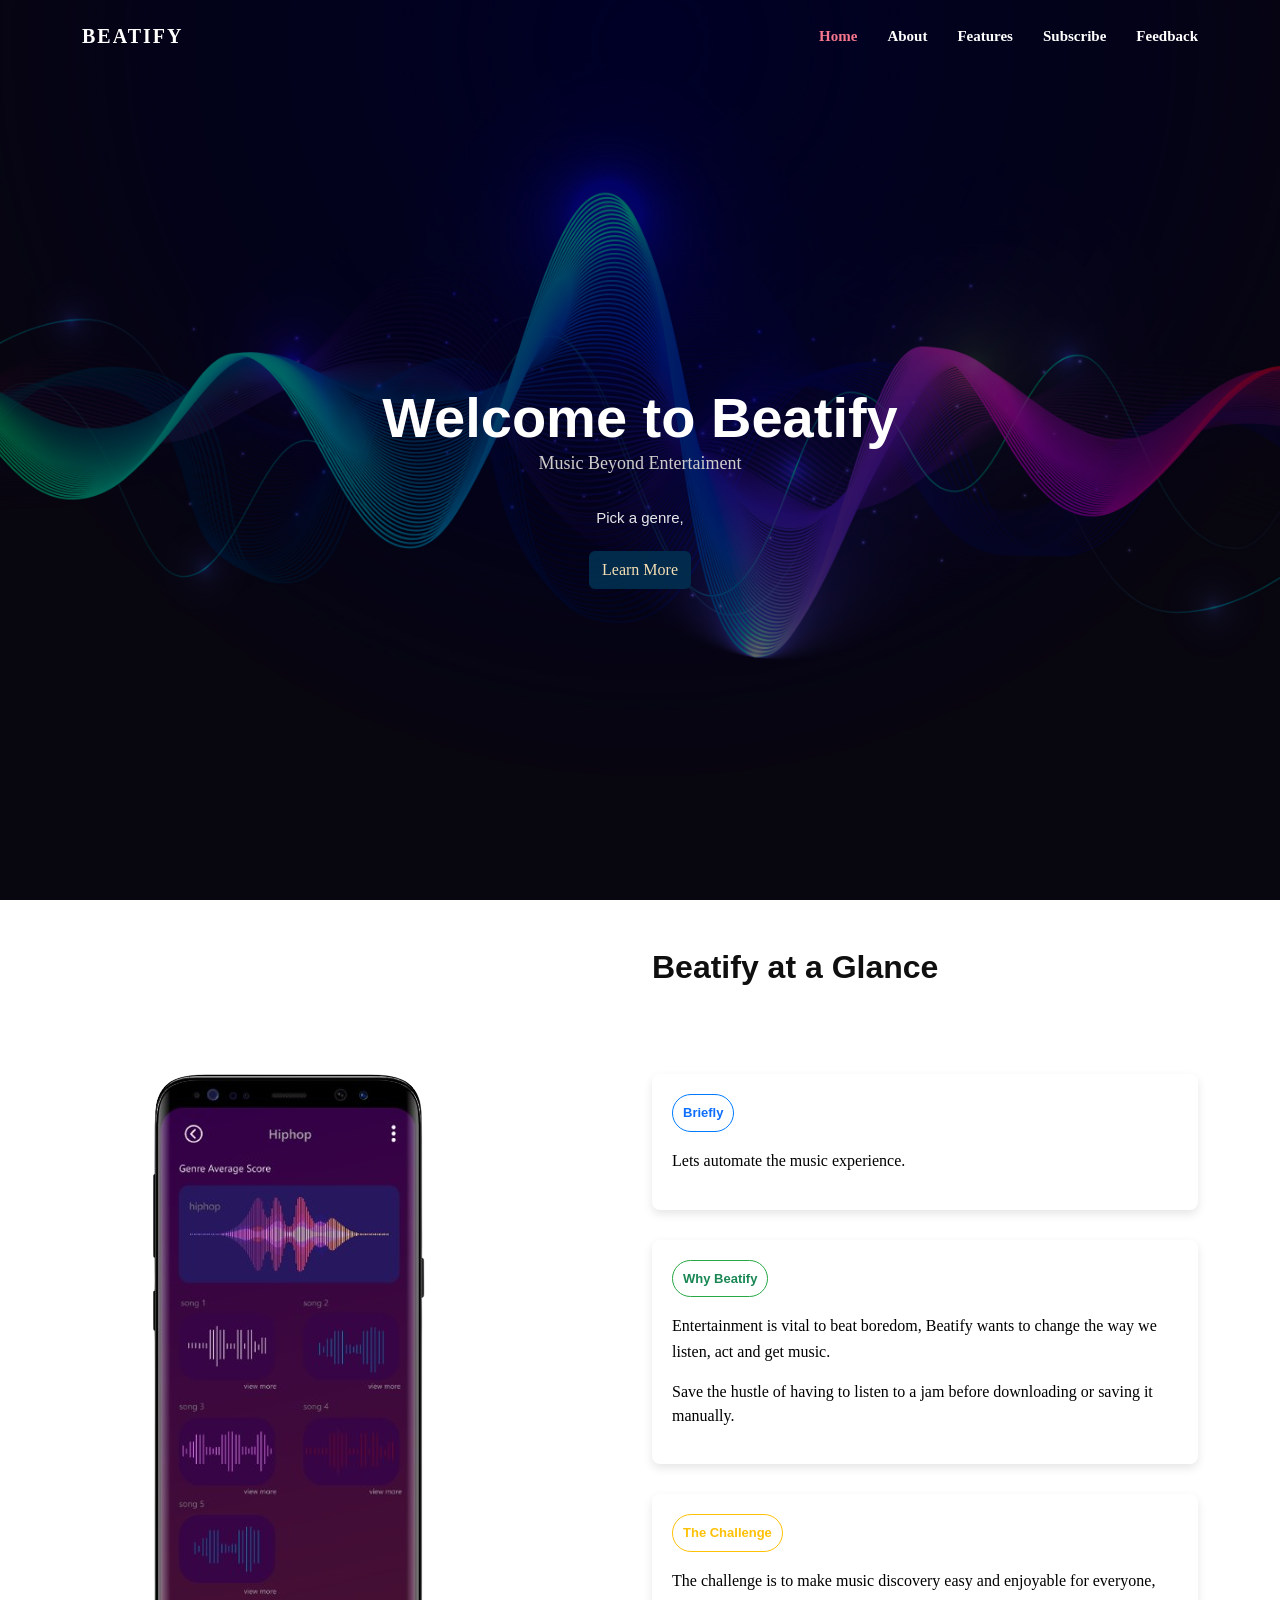
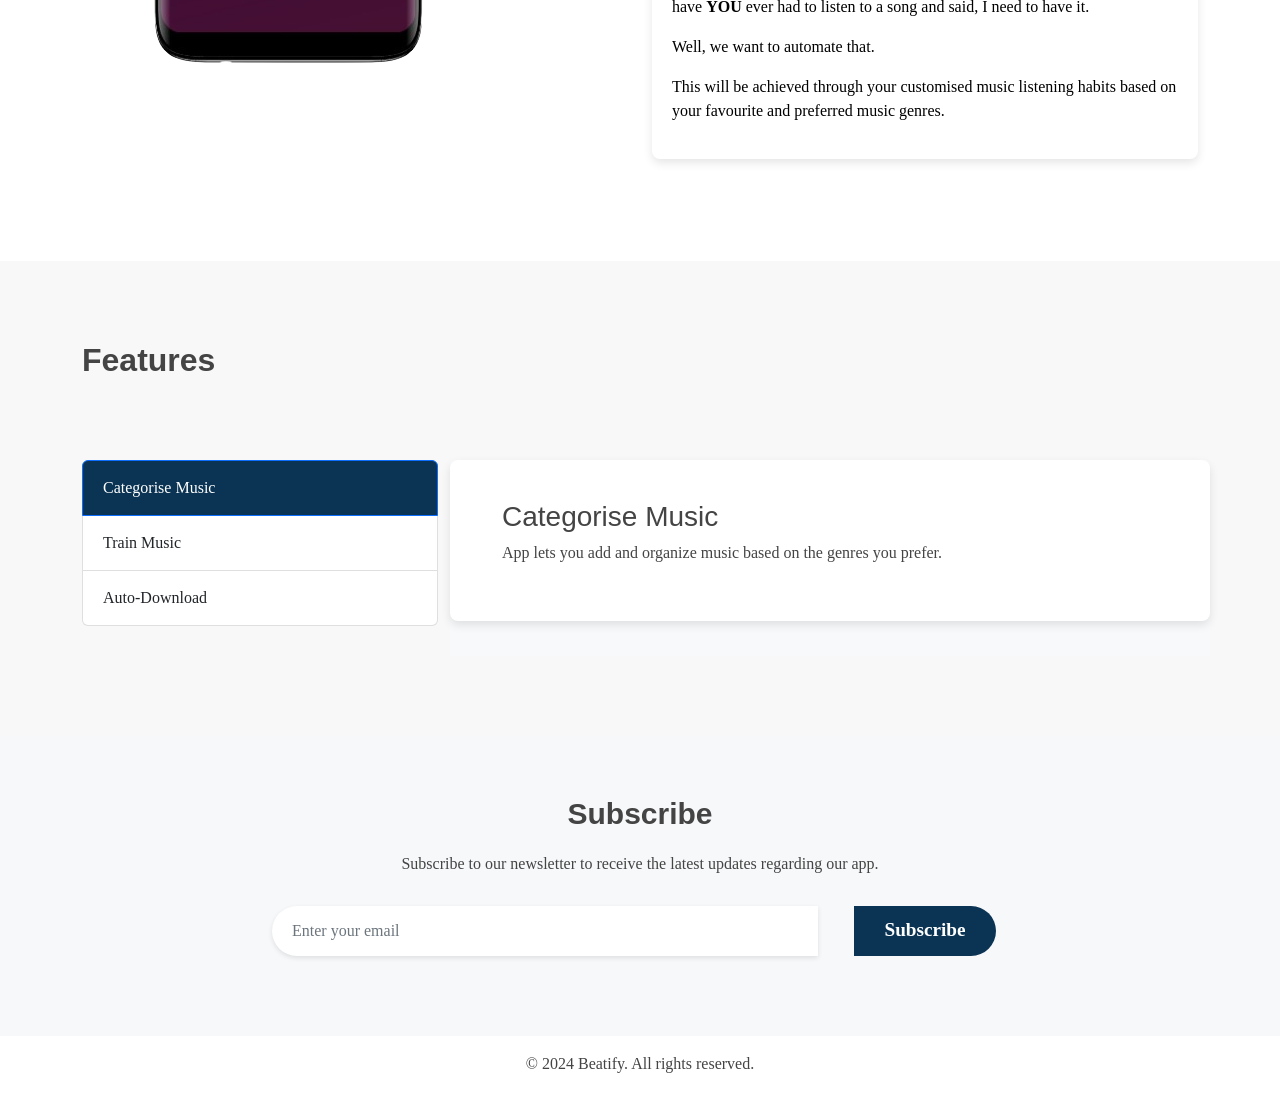
<file: homepage/index.html>
<!DOCTYPE html>
<html lang="en">
  <head>
    <meta charset="UTF-8" />
    <meta http-equiv="X-UA-Compatible" content="IE=edge" />
    <meta name="viewport" content="width=device-width, initial-scale=1.0" />
    <title>Beatify</title>
    <link href="assets/vendor/aos/aos.css" rel="stylesheet" />
    <link
      href="assets/vendor/bootstrap/css/bootstrap.min.css"
      rel="stylesheet"
    />
    <link
      href="assets/vendor/bootstrap-icons/bootstrap-icons.css"
      rel="stylesheet"
    />
    <link href="assets/vendor/boxicons/css/boxicons.min.css" rel="stylesheet" />
    <link
      href="assets/vendor/glightbox/css/glightbox.min.css"
      rel="stylesheet"
    />
    <link href="assets/vendor/remixicon/remixicon.css" rel="stylesheet" />
    <link href="assets/vendor/swiper/swiper-bundle.min.css" rel="stylesheet" />
    <link href="assets/css/style.css" rel="stylesheet" />
    <link rel="stylesheet" href="new.css" />
    <link rel="icon" type="image/png" href="images/music.png" />
  </head>

  <body>
    <div id="loader" class="loader-container">
      <div class="loader-content">
        <img src="images/music.png" alt="Loader Image" class="loader-image" />
        <div class="loader"></div>
      </div>
    </div>

    <!-- Rest of your HTML content -->

    <!-- ======= Header ======= -->
    <header id="header" class="fixed-top">
      <div class="container d-flex align-items-center justify-content-between">
        <h4 class="logo me-auto me-lg-0"><a href="index.html">Beatify</a></h4>

        <nav id="navbar" class="navbar order-last order-lg-0">
          <ul>
            <li><a class="nav-link scrollto active" href="#hero">Home</a></li>
            <li>
              <a class="nav-link scrollto active" href="#about-section"
                >About</a
              >
            </li>
            <li>
              <a class="nav-link scrollto" href="#features-section">Features</a>
            </li>
            <li>
              <a class="nav-link scrollto" href="#subscribe-section"
                >Subscribe</a
              >
            </li>
            <li><a class="nav-link scrollto" href="#feed">Feedback</a></li>
          </ul>
          <i class="bi bi-list mobile-nav-toggle"></i>
        </nav>
        <!-- .navbar -->
      </div>
    </header>
    <!-- End Header -->

    <!-- ======= Hero Section ======= -->
    <section id="hero" class="d-flex align-items-center justify-content-center">
      <div class="container" data-aos="fade-up">
        <div
          class="row justify-content-center"
          data-aos="fade-up"
          data-aos-delay="150"
        >
          <div class="col-xl-6 col-lg-8">
            <h1 class="hero-title">Welcome to Beatify</h1>
            <p class="subheadline" style="font-size: 18px">
              Music Beyond Entertaiment
            </p>
            <div class="typing-container">
              <h2 id="typingText" class="typing-text" style="font-size: 15px">
                <span class="cursor">|</span>
              </h2>
            </div>
            <br />
            <a
              href="#about-section"
              class="btn"
              style="
                text-align: center;
                background-color: #022c4ef5;
                color: wheat;
              "
              >Learn More</a
            >
          </div>
        </div>
      </div>
    </section>
    <!-- End Hero -->

    <!-- About Section -->
    <div id="about-section" class="about-section py-5">
      <div class="container">
        <div class="row align-items-center">
          <div class="col-lg-6 mb-4">
            <img src="images/img.png" alt="Beatify" class="img-fluid rounded" />
          </div>
          <div class="col-lg-6 mb-4">
            <h2 class="mb-5 section-title">Beatify at a Glance</h2>
            <div class="about-part">
              <h2 class="about-title text-primary mb-3">Briefly</h2>
              <p class="about-text">
                Lets automate the music experience.
              </p>
            </div>
            <div class="about-part">
              <h2 class="about-title text-success mb-3">Why Beatify</h2>
              <p class="about-text">
                Entertainment is vital to beat boredom, Beatify wants to
                change the way we listen, act and get music.
              </p>
              <p>
                Save the hustle of having to listen to a jam before downloading
                or saving it manually.
              </p>
            </div>
            <div class="about-part">
              <h2 class="about-title text-warning mb-3">The Challenge</h2>
              <p class="about-text">
                The challenge is to make music discovery easy and enjoyable for
                everyone, have <strong>YOU</strong> ever had to listen to a song and said, I need to have it. 
              </p>
              <p>Well, we want to automate that.</p>
              <p>
                This will be achieved through your customised music listening habits
                based on your favourite and preferred music genres.
              </p>
            </div>
          </div>
        </div>
      </div>
    </div>

    <!-- Features Section -->
    <div id="features-section" class="features-section">
      <div class="container">
        <h2 class="section-title">Features</h2>
        <div class="row">
          <div class="col-md-4">
            <div class="feature-list">
              <ul id="feature-names" class="list-group">
                <!-- Feature names will be populated dynamically by JavaScript -->
              </ul>
            </div>
          </div>
          <div class="col-md-8 bg-light">
            <div id="feature-details" class="row">
              <!-- Feature details will be populated dynamically by JavaScript -->
            </div>
          </div>
        </div>
      </div>
    </div>

    <!-- Subscribe Section -->
    <div class="sub-section" id="subscribe-section">
      <div class="sub-container container">
        <h2 class="sub-heading">Subscribe</h2>
        <p class="sub-text">
          Subscribe to our newsletter to receive the latest updates regarding
          our app.
        </p>
        <form class="sub-form">
          <div class="sub-form-group row justify-content-center">
            <div class="col-md-8 col-lg-6">
              <input
                type="email"
                class="sub-input form-control"
                name="email"
                placeholder="Enter your email"
                required
              />
            </div>
            <div class="col-md-4 col-lg-2">
              <button
                type="submit"
                class="sub-button btn btn-primary btn-block"
              >
                Subscribe
              </button>
            </div>
          </div>
        </form>
        <div class="sub-message"></div>
      </div>
    </div>

    <!-- footer section -->
    <footer class="footer-section">
      <div class="container text-center p-3">
        <p>&copy; 2024 Beatify. All rights reserved.</p>
      </div>
    </footer>
    <!-- end of footer -->

    <!-- Vendor JS Files -->
    <script src="assets/vendor/purecounter/purecounter_vanilla.js"></script>
    <script src="assets/vendor/aos/aos.js"></script>
    <script src="assets/vendor/bootstrap/js/bootstrap.bundle.min.js"></script>
    <script src="assets/vendor/glightbox/js/glightbox.min.js"></script>
    <script src="assets/vendor/isotope-layout/isotope.pkgd.min.js"></script>
    <script src="assets/vendor/swiper/swiper-bundle.min.js"></script>
    <script src="assets/vendor/php-email-form/validate.js"></script>

    <!-- Template Main JS File -->
    <script src="assets/js/main.js"></script>
    <script src="custom.js"></script>
  </body>
</html>
</file>
<file: homepage/new.css>
/* .typing-container {
    display: flex;
    align-items: center;
}

.typing-text {
    overflow: hidden;
    border-right: 0.15em solid #fff;
    white-space: nowrap;
    animation: typing 4s steps(30, end) infinite, blink-caret 0.5s step-end infinite;
}

.cursor {
    font-size: 1.2em;
    animation: blink-caret 0.5s step-end infinite;
}

.cursor.fade {
    opacity: 0;
}

@keyframes typing {
    from {
        width: 0;
    }

    to {
        width: 100%;
    }
}

@keyframes blink-caret {
    50% {
        border-color: transparent;
    }
} */

.loader-container {
    position: fixed;
    top: 0;
    left: 0;
    width: 100%;
    height: 100%;
    background-color: #fff;
    display: flex;
    justify-content: center;
    align-items: center;
    z-index: 9999;
    transition: opacity 30s ease-in-out;
}

.loader-content {
    position: relative;
    display: flex;
    justify-content: center;
    align-items: center;
}

.loader-image {
    width: 50px;
    height: 50px;
}

.loader {
    border: 4px solid #f3f3f3;
    border-top: 4px solid #022c4ef5;
    border-radius: 50%;
    width: 40px;
    height: 40px;
    animation: spin 2s linear infinite;
    position: absolute;
}

@keyframes spin {
    0% {
        transform: rotate(0deg);
    }

    100% {
        transform: rotate(360deg);
    }
}



.homepage-section {
    position: relative;
    height: 100vh;
    /* background-image: url('images/hero2.jpg'); */
    /* Add your background image URL here */
    background-size: cover;
    background-position: center;
    color: #ffffff;
    /* Text color */
    display: flex;
    justify-content: center;
    align-items: center;
    text-align: center;
    padding: 20px;
    font-family: Arial, sans-serif;
    /* Choose your preferred font */
}

/* Custom CSS for additional styling */
.hero-section {
    position: relative;
    /* text-align: center; */
    overflow: hidden;
}

.hero-section img {
    width: 100%;
    height: 900px;
    object-fit: cover
}

.content {
    position: absolute;
    top: 50%;
    left: 40%;
    transform: translate(-50%, -50%);
    color: white;
    text-align: left;
}

.headline {
    font-size: 1.5rem;
    margin-bottom: 1rem;
}

.subheadline {
    font-size: 2rem;
    margin-bottom: 2rem;
    color: rgb(207, 204, 204) !important;
}

.content p {
    font-size: 1.25rem;
    margin-bottom: 2rem;
}

.btn-primary {
    font-size: 1.2rem;
    padding: 10px 30px;
}




/* About Section */
.about-section {
    position: relative;
    overflow: hidden;
    color: black;
    padding: 50px 0;
}

.about-section h2 {
    color: #0f0f0f;
}

.about-section:before {
    content: "";
    position: absolute;
    top: 0;
    left: 0;
    width: 100%;
    height: 100%;
    background-color: transparent;
    background-size: cover;
    background-position: center;
    filter: blur(0.1rem);
}

.about-part {
    background-color: #fff;
    border-radius: 8px;
    padding: 20px;
    box-shadow: 0px 4px 10px rgba(0, 0, 0, 0.1);
    transition: background-color 0.3s ease, box-shadow 0.3s ease;
    margin-bottom: 30px;
}

.about-part:hover {
    background-color: #022c4ef5;
    box-shadow: 0px 8px 15px rgba(0, 0, 0, 0.2);
}

.about-title {
    font-size: 13px;
    font-weight: bold;
    transition: color 0.3s ease;
    padding: 10px 10px;
    border-radius: 20px;
    display: inline-block;
}

.about-title.text-primary {
    border: 1px solid #007bff;
}

.about-title.text-success {
    border: 1px solid #28a745;
}

.about-title.text-warning {
    border: 1px solid #ffc107;
}

.about-text {
    font-size: 16px;
    line-height: 1.6;
    transition: color 0.3s ease;
}

.section-title {
    font-weight: bold;
    margin-bottom: 20px;
}

.about-part:hover .about-title,
.about-part:hover .about-text {
    color: #fff;
}

/*  */

.section-title {
    font-weight: bold;
    margin-bottom: 20px;
}

/* Custom CSS for feature section */
/* Import a font family from Google Fonts */
@import url('https://fonts.googleapis.com/css2?family=Poppins:wght@400;500;600;700&display=swap');

body {
    font-family: Cambria, Cochin, Georgia, Times, 'Times New Roman', serif;

}

.features-section {
    padding: 80px 0;
    background-color: #f8f8f8;
}

.section-title {
    margin-bottom: 40px;
    font-weight: 600;
}

.feature-list {
    margin-bottom: 30px;
}

.list-group-item {
    cursor: pointer;
    transition: background-color 0.3s ease;
    padding: 15px 20px;
    font-size: 16px;
    font-weight: 500;
}

.list-group-item:hover {
    background-color: #e9ecef;
}

#feature-details {
    padding: 40px;
    background-color: #fff;
    border-radius: 8px;
    box-shadow: 0 4px 10px rgba(0, 0, 0, 0.1);
    transition: box-shadow 0.3s ease;
}

#feature-details:hover {
    box-shadow: 0 8px 20px rgba(0, 0, 0, 0.15);
}

.feature-detail {
    margin-bottom: 30px;
}

.feature-detail h3 {
    font-weight: 600;
    margin-bottom: 15px;
}

.feature-detail p {
    line-height: 1.6;
}

/* Custom CSS for  feedback styling */


.feedback-section {
    padding: 30px 0;
    background-color: #f2f7fc;
}

.feedback-container {
    background-color: #f8f9fa;
    /* Background color for the container */
    padding: 50px 0;
}

.feedback-card {
    max-width: 600px;
    /* Adjust the maximum width */
    margin: 0 auto;
    box-shadow: 0 4px 8px rgba(0, 0, 0, 0.1);
    /* Box shadow for the card */
}

.feedback-card .card-body {
    padding: 20px;
}

.feedback-card .form-group {
    margin-bottom: 0px;
}

.feedback-card .card-title {
    text-align: center;
}


/* subscribe section */
.sub-section {
    padding: 60px 0;
    background-color: #f7f8fa;
    text-align: center;
}

.sub-heading {
    font-size: 30px;
    font-weight: 700;
    margin-bottom: 20px;
}

.sub-text {
    font-size: 16px;
    margin-bottom: 30px;
}

.sub-input {
    height: 50px;
    padding-left: 20px;
    border: none;
    box-shadow: 0 2px 5px rgba(0, 0, 0, 0.1);
    border-radius: 25px 0 0 25px;
}

.sub-button {
    height: 50px;
    background-color: #022c4ef5;
    color: #fff;
    font-weight: 600;
    padding: 0 30px;
    border: none;
    cursor: pointer;
    border-radius: 0 25px 25px 0;
}

.sub-message {
    margin-top: 20px;
    font-size: 16px;
    font-weight: 600;
    color: #022c4ef5;
}

.sub-message.success {
    color: green;
}

.sub-message.error {
    color: red;
}

.sub-button:hover {
    background-color: rgb(248, 119, 141);
    /* Darker shade on hover */
    color: #fff;
    /* Keep text color white on hover */
}

.rounded-right-0 {
    border-top-right-radius: 0 !important;
    border-bottom-right-radius: 0 !important;
}

.rounded-left-0 {
    border-top-left-radius: 0 !important;
    border-bottom-left-radius: 0 !important;
}

@media (max-width: 767px) {

    .sub-input,
    .sub-button {
        border-radius: 25px;
        margin-bottom: 15px;
        width: 100%;
    }
}
</file>
<file: homepage/assets/css/style.css>
/**
* Template Name: Gp - v4.9.1
* Template URL: https://bootstrapmade.com/gp-free-multipurpose-html-bootstrap-template/
* Author: BootstrapMade.com
* License: https://bootstrapmade.com/license/
*/

/*--------------------------------------------------------------
# General
--------------------------------------------------------------*/
body {
  font-family: "Open Sans", sans-serif;
  color: #444444;
}

a {
  color: #ffc451;
  text-decoration: none;
}

a:hover {
  color: #ffd584;
  text-decoration: none;
}

h1,
h2,
h3,
h4,
h5,
h6 {
  font-family: "Raleway", sans-serif;
}

/*--------------------------------------------------------------
# Back to top button
--------------------------------------------------------------*/
.back-to-top {
  position: fixed;
  visibility: hidden;
  opacity: 0;
  right: 15px;
  bottom: 15px;
  z-index: 996;
  background: #ffc451;
  width: 40px;
  height: 40px;
  border-radius: 4px;
  transition: all 0.4s;
}

.back-to-top i {
  font-size: 28px;
  color: #151515;
  line-height: 0;
}

.back-to-top:hover {
  background: #151515;
}

.back-to-top:hover i {
  color: #ffc451;
}

.back-to-top.active {
  visibility: visible;
  opacity: 1;
}

/*--------------------------------------------------------------
# Preloader
--------------------------------------------------------------*/
#preloader {
  position: fixed;
  top: 0;
  left: 0;
  right: 0;
  bottom: 0;
  z-index: 9999;
  overflow: hidden;
  background: #151515;
}

#preloader:before {
  content: "";
  position: fixed;
  top: calc(50% - 0px);
  left: calc(50% - 30px);
  border: 6px solid #ffc451;
  border-top-color: #151515;
  border-bottom-color: #151515;
  border-radius: 50%;
  width: 60px;
  height: 60px;
  -webkit-animation: animate-preloader 1s linear infinite;
  animation: animate-preloader 1s linear infinite;
}

@-webkit-keyframes animate-preloader {
  0% {
    transform: rotate(0deg);
  }

  100% {
    transform: rotate(360deg);
  }
}

@keyframes animate-preloader {
  0% {
    transform: rotate(0deg);
  }

  100% {
    transform: rotate(360deg);
  }
}

/*--------------------------------------------------------------
# Disable aos animation delay on mobile devices
--------------------------------------------------------------*/
@media screen and (max-width: 768px) {
  [data-aos-delay] {
    transition-delay: 0 !important;
  }
}

/*--------------------------------------------------------------
# Header
--------------------------------------------------------------*/
#header {
  transition: all 0.5s;
  height: 80px;
  z-index: 997;
  padding: 15px 0;
}

#header.header-scrolled,
#header.header-inner-pages {
  background: #022c4ef5;
}

#header .logo {
  font-size: 20px;
  margin: 0;
  padding: 0;
  line-height: 1;
  font-weight: 700;
  letter-spacing: 2px;
  text-transform: uppercase;
  font-family: Cambria, Cochin, Georgia, Times, 'Times New Roman', serif;

}

#header .logo a {
  color: #fff;
}

#header .logo a span {
  color: #ffc451;
}

#header .logo img {
  max-height: 40px;
}

/*--------------------------------------------------------------
#  Get Startet Button
--------------------------------------------------------------*/
.get-started-btn {
  color: #fff;
  border-radius: 4px;
  padding: 7px 25px 8px 25px;
  white-space: nowrap;
  transition: 0.3s;
  font-size: 14px;
  display: inline-block;
  border: 2px solid #ffc451;
}

.get-started-btn:hover {
  background: #ffbb38;
  color: #343a40;
}

@media (max-width: 992px) {
  .get-started-btn {
    padding: 7px 20px 8px 20px;
    margin-right: 15px;
  }
}

/*--------------------------------------------------------------
# Navigation Menu
--------------------------------------------------------------*/
/**
* Desktop Navigation 
*/
.navbar {
  padding: 0;
}

.navbar ul {
  margin: 0;
  padding: 0;
  display: flex;
  list-style: none;
  align-items: center;
}

.navbar li {
  position: relative;
  font-family: Cambria, Cochin, Georgia, Times, 'Times New Roman', serif;
}

.navbar a,
.navbar a:focus {
  display: flex;
  align-items: center;
  justify-content: space-between;
  padding: 10px 0 10px 30px;
  font-size: 15px;
  font-weight: 600;
  color: #fff;
  white-space: nowrap;
  transition: 0.3s;
}

.navbar a i,
.navbar a:focus i {
  font-size: 12px;
  line-height: 0;
  margin-left: 5px;
}

.navbar a:hover,
.navbar .active,
.navbar .active:focus,
.navbar li:hover>a {
  color: rgb(248, 119, 141);
}



/**
* Mobile Navigation 
*/
.mobile-nav-toggle {
  color: #fff;
  font-size: 28px;
  cursor: pointer;
  display: none;
  line-height: 0;
  transition: 0.5s;
}

@media (max-width: 991px) {
  .mobile-nav-toggle {
    display: block;
  }

  .navbar ul {
    display: none;
  }
}

.navbar-mobile {
  position: fixed;
  overflow: hidden;
  top: 0;
  right: 0;
  left: 0;
  bottom: 0;
  background: rgba(0, 0, 0, 0.9);
  transition: 0.3s;
  z-index: 999;
}

.navbar-mobile .mobile-nav-toggle {
  position: absolute;
  top: 15px;
  right: 15px;
}

.navbar-mobile ul {
  display: block;
  position: absolute;
  top: 55px;
  right: 15px;
  bottom: 15px;
  left: 15px;
  padding: 10px 0;
  background-color: #fff;
  overflow-y: auto;
  transition: 0.3s;
}

.navbar-mobile a,
.navbar-mobile a:focus {
  padding: 10px 20px;
  font-size: 15px;
  color: #151515;
}

.navbar-mobile a:hover,
.navbar-mobile .active,
.navbar-mobile li:hover>a {
  color: #151515;
  background-color: #022c4ef5;
}

.navbar-mobile .getstarted,
.navbar-mobile .getstarted:focus {
  margin: 15px;
}

.navbar-mobile .dropdown ul {
  position: static;
  display: none;
  margin: 10px 20px;
  padding: 10px 0;
  z-index: 99;
  opacity: 1;
  visibility: visible;
  background: #fff;
  box-shadow: 0px 0px 30px rgba(127, 137, 161, 0.25);
}

.navbar-mobile .dropdown ul li {
  min-width: 200px;
}

.navbar-mobile .dropdown ul a {
  padding: 10px 20px;
  color: #151515;
}

.navbar-mobile .dropdown ul a i {
  font-size: 12px;
}

.navbar-mobile .dropdown ul a:hover,
.navbar-mobile .dropdown ul .active:hover,
.navbar-mobile .dropdown ul li:hover>a {
  background-color: #ffc451;
}

.navbar-mobile .dropdown>.dropdown-active {
  display: block;
}

/*--------------------------------------------------------------
# Hero Section
--------------------------------------------------------------*/
#hero {
  width: 100%;
  height: 100vh;
  background: url("../img/hero4.jpg") top center;
  background-size: cover;
  position: relative;
}



#hero:before {
  content: "";
  background: rgba(0, 0, 0, 0.6);
  position: absolute;
  bottom: 0;
  top: 0;
  left: 0;
  right: 0;

}

#hero .container {
  position: relative;
  padding-top: 74px;
  text-align: center;
}

#hero h1 {
  margin: 0;
  font-size: 56px;
  font-weight: 700;
  line-height: 64px;
  color: #fff;
  font-family: "Poppins", sans-serif;
}

#hero h1 span {
  color: #ffc451;
}

#hero h2 {
  color: rgba(255, 255, 255, 0.9);
  margin: 10px 0 0 0;
  font-size: 24px;
}

#hero .icon-box {
  padding: 30px 20px;
  transition: ease-in-out 0.3s;
  border: 1px solid rgba(255, 255, 255, 0.3);
  height: 100%;
  text-align: center;
}

#hero .icon-box i {
  font-size: 32px;
  line-height: 1;
  color: #ffc451;
}

#hero .icon-box h3 {
  font-weight: 700;
  margin: 10px 0 0 0;
  padding: 0;
  line-height: 1;
  font-size: 20px;
  line-height: 26px;
}

#hero .icon-box h3 a {
  color: #fff;
  transition: ease-in-out 0.3s;
}

#hero .icon-box h3 a:hover {
  color: #ffc451;
}

#hero .icon-box:hover {
  border-color: #ffc451;
}

@media (min-width: 1024px) {
  #hero {
    background-attachment: fixed;
  }
}

@media (max-width: 768px) {
  #hero {
    height: auto;
  }

  #hero h1 {
    font-size: 28px;
    line-height: 36px;
  }

  #hero h2 {
    font-size: 20px;
    line-height: 24px;
  }
}

/*--------------------------------------------------------------
# Sections General
--------------------------------------------------------------*/
section {
  padding: 60px 0;
  overflow: hidden;
}

.section-title {
  padding-bottom: 40px;
}

.section-title h2 {
  font-size: 20px;
  font-weight: 500;
  padding: 0;
  line-height: 1px;
  margin: 0 0 5px 0;
  letter-spacing: 2px;
  text-transform: uppercase;
  color: #2c2b2b;
  font-family: Georgia, 'Times New Roman', Times, serif;
}

.section-title h2::after {
  content: "";
  width: 120px;
  height: 1px;
  display: inline-block;
  /* background: #ffde9e; */
  margin: 4px 10px;
}

.section-title p {
  margin: 0;
  margin: 0;
  font-size: 26px;
  font-weight: 700;
  text-transform: uppercase;
  font-family: "Poppins", sans-serif;
  color: #151515;
}

/*--------------------------------------------------------------
# About
--------------------------------------------------------------*/
.about .content h3 {
  font-weight: 700;
  font-size: 28px;
  font-family: "Poppins", sans-serif;
}

.about .content ul {
  list-style: none;
  padding: 0;
}

.about .content ul li {
  padding: 0 0 8px 26px;
  position: relative;
}

.about .content ul i {
  position: absolute;
  font-size: 20px;
  left: 0;
  top: -3px;
  color: rgb(248, 119, 141);
}

.about .content p:last-child {
  margin-bottom: 0;
}

/*--------------------------------------------------------------
# Clients
--------------------------------------------------------------*/
.clients {
  padding-top: 20px;
}

.clients .swiper-slide img {
  opacity: 0.5;
  transition: 0.3s;
  filter: grayscale(100);
}

.clients .swiper-slide img:hover {
  filter: none;
  opacity: 1;
}

.clients .swiper-pagination {
  margin-top: 20px;
  position: relative;
}

.clients .swiper-pagination .swiper-pagination-bullet {
  width: 12px;
  height: 12px;
  background-color: #fff;
  opacity: 1;
  background-color: #ddd;
}

.clients .swiper-pagination .swiper-pagination-bullet-active {
  background-color: #ffc451;
}

/*--------------------------------------------------------------
# Features
--------------------------------------------------------------*/
.features {
  padding-top: 20px;
}

.features .icon-box {
  padding-left: 15px;
}

.features .icon-box h4 {
  font-size: 20px;
  font-weight: 700;
  margin: 5px 0 10px 60px;
}

.features .icon-box i {
  font-size: 48px;
  float: left;
  color: #ffc451;
}

.features .icon-box p {
  font-size: 15px;
  color: #848484;
  margin-left: 60px;
}

.features .image {
  background-position: center center;
  background-repeat: no-repeat;
  background-size: cover;
  min-height: 400px;
}

/*--------------------------------------------------------------
# Services
--------------------------------------------------------------*/
.services .icon-box {
  text-align: center;
  /* border: 1px solid #ebebeb; */
  padding: 75px 20px;
  box-shadow: 0px 0 5px 0 rgba(0, 0, 0, 0.1);

  transition: all ease-in-out 0.3s;
  background: #fff;
}

.services .icon-box .icon {
  margin: 0 auto;
  width: 44px;
  height: 44px;
  background: rgb(248, 119, 141);
  border-radius: 50px 50px;
  display: flex;
  align-items: center;
  justify-content: center;
  margin-bottom: 20px;
  transition: 0.5s;
}

.services .icon-box .icon i {
  color: white;
  font-size: 25px;
  transition: ease-in-out 0.3s;
}

.services .icon-box h4 {
  font-weight: 700;
  margin-bottom: 15px;
  font-size: 24px;
}

.services .icon-box h4 a {
  color: #151515;
  transition: ease-in-out 0.3s;
}

.services .icon-box h4 a:hover {
  color: rgb(248, 119, 141);
}

.services .icon-box p {
  line-height: 24px;
  font-size: 14px;
  margin-bottom: 0;
}

.services .icon-box:hover {
  border-color: #fff;
  box-shadow: 0px 0 35px 0 rgba(0, 0, 0, 0.1);
  transform: translateY(10px);
}

/*--------------------------------------------------------------
# Cta
--------------------------------------------------------------*/
.cta {
  background: linear-gradient(rgba(2, 2, 2, 0.5), rgba(0, 0, 0, 0.5)), url("../img/cta-bg.jpg") fixed center center;
  background-size: cover;
  padding: 60px 0;
}

.cta h3 {
  color: #fff;
  font-size: 28px;
  font-weight: 700;
}

.cta p {
  color: #fff;
}

.cta .cta-btn {
  font-family: "Raleway", sans-serif;
  font-weight: 600;
  font-size: 16px;
  letter-spacing: 1px;
  display: inline-block;
  padding: 8px 28px;
  border-radius: 4px;
  transition: 0.5s;
  margin-top: 10px;
  border: 2px solid #fff;
  color: #fff;
}

.cta .cta-btn:hover {
  background: #ffc451;
  border-color: #ffc451;
  color: #151515;
}

/*--------------------------------------------------------------
# Portfolio
--------------------------------------------------------------*/
.portfolio .portfolio-item {
  margin-bottom: 30px;
}

.portfolio #portfolio-flters {
  padding: 0;
  margin: 0 auto 20px auto;
  list-style: none;
  text-align: center;
}

.portfolio #portfolio-flters li {
  cursor: pointer;
  display: inline-block;
  padding: 8px 15px 10px 15px;
  font-size: 14px;
  font-weight: 600;
  line-height: 1;
  text-transform: uppercase;
  color: #444444;
  margin-bottom: 5px;
  transition: all 0.3s ease-in-out;
  border-radius: 3px;
}

.portfolio #portfolio-flters li:hover,
.portfolio #portfolio-flters li.filter-active {
  color: #151515;
  background: #ffc451;
}

.portfolio #portfolio-flters li:last-child {
  margin-right: 0;
}

.portfolio .portfolio-wrap {
  transition: 0.3s;
  position: relative;
  overflow: hidden;
  z-index: 1;
  background: rgba(21, 21, 21, 0.6);
}

.portfolio .portfolio-wrap::before {
  content: "";
  background: rgba(21, 21, 21, 0.6);
  position: absolute;
  left: 0;
  right: 0;
  top: 0;
  bottom: 0;
  transition: all ease-in-out 0.3s;
  z-index: 2;
  opacity: 0;
}

.portfolio .portfolio-wrap img {
  transition: all ease-in-out 0.3s;
}

.portfolio .portfolio-wrap .portfolio-info {
  opacity: 0;
  position: absolute;
  top: 0;
  left: 0;
  right: 0;
  bottom: 0;
  z-index: 3;
  transition: all ease-in-out 0.3s;
  display: flex;
  flex-direction: column;
  justify-content: flex-end;
  align-items: flex-start;
  padding: 20px;
}

.portfolio .portfolio-wrap .portfolio-info h4 {
  font-size: 20px;
  color: #fff;
  font-weight: 600;
}

.portfolio .portfolio-wrap .portfolio-info p {
  color: rgba(255, 255, 255, 0.7);
  font-size: 14px;
  text-transform: uppercase;
  padding: 0;
  margin: 0;
  font-style: italic;
}

.portfolio .portfolio-wrap .portfolio-links {
  text-align: center;
  z-index: 4;
}

.portfolio .portfolio-wrap .portfolio-links a {
  color: #fff;
  margin: 0 5px 0 0;
  font-size: 28px;
  display: inline-block;
  transition: 0.3s;
}

.portfolio .portfolio-wrap .portfolio-links a:hover {
  color: #ffc451;
}

.portfolio .portfolio-wrap:hover::before {
  opacity: 1;
}

.portfolio .portfolio-wrap:hover img {
  transform: scale(1.2);
}

.portfolio .portfolio-wrap:hover .portfolio-info {
  opacity: 1;
}

/*--------------------------------------------------------------
# Portfolio Details
--------------------------------------------------------------*/
.portfolio-details {
  padding-top: 40px;
}

.portfolio-details .portfolio-details-slider img {
  width: 100%;
}

.portfolio-details .portfolio-details-slider .swiper-pagination {
  margin-top: 20px;
  position: relative;
}

.portfolio-details .portfolio-details-slider .swiper-pagination .swiper-pagination-bullet {
  width: 12px;
  height: 12px;
  background-color: #fff;
  opacity: 1;
  border: 1px solid #ffc451;
}

.portfolio-details .portfolio-details-slider .swiper-pagination .swiper-pagination-bullet-active {
  background-color: #ffc451;
}

.portfolio-details .portfolio-info {
  padding: 30px;
  box-shadow: 0px 0 30px rgba(21, 21, 21, 0.08);
}

.portfolio-details .portfolio-info h3 {
  font-size: 22px;
  font-weight: 700;
  margin-bottom: 20px;
  padding-bottom: 20px;
  border-bottom: 1px solid #eee;
}

.portfolio-details .portfolio-info ul {
  list-style: none;
  padding: 0;
  font-size: 15px;
}

.portfolio-details .portfolio-info ul li+li {
  margin-top: 10px;
}

.portfolio-details .portfolio-description {
  padding-top: 30px;
}

.portfolio-details .portfolio-description h2 {
  font-size: 26px;
  font-weight: 700;
  margin-bottom: 20px;
}

.portfolio-details .portfolio-description p {
  padding: 0;
}

/*--------------------------------------------------------------
# Counts
--------------------------------------------------------------*/
.counts .content {
  padding: 30px 0;
}

.counts .content h3 {
  font-weight: 700;
  font-size: 34px;
  color: #151515;
}

.counts .content p {
  margin-bottom: 0;
}

.counts .content .count-box {
  padding: 20px 0;
  width: 100%;
}

.counts .content .count-box i {
  display: block;
  font-size: 36px;
  color: #ffc451;
  float: left;
}

.counts .content .count-box span {
  font-size: 36px;
  line-height: 30px;
  display: block;
  font-weight: 700;
  color: #151515;
  margin-left: 50px;
}

.counts .content .count-box p {
  padding: 15px 0 0 0;
  margin: 0 0 0 50px;
  font-family: "Raleway", sans-serif;
  font-size: 14px;
  color: #3b3b3b;
}

.counts .content .count-box a {
  font-weight: 600;
  display: block;
  margin-top: 20px;
  color: #3b3b3b;
  font-size: 15px;
  font-family: "Poppins", sans-serif;
  transition: ease-in-out 0.3s;
}

.counts .content .count-box a:hover {
  color: #626262;
}

.counts .image {
  background: url("../img/counts-img.jpg") center center no-repeat;
  background-size: cover;
  min-height: 400px;
}

@media (max-width: 991px) {
  .counts .image {
    text-align: center;
  }

  .counts .image img {
    max-width: 80%;
  }
}

@media (max-width: 667px) {
  .counts .image img {
    max-width: 100%;
  }
}

/*--------------------------------------------------------------
# Testimonials
--------------------------------------------------------------*/
.testimonials {
  padding: 80px 0;
  background: url("../img/hero2-bg.jpg") no-repeat;
  background-position: center center;
  background-size: cover;
  position: relative;
}

.testimonials::before {
  content: "";
  position: absolute;
  left: 0;
  right: 0;
  top: 0;
  bottom: 0;
  background: rgba(0, 0, 0, 0.7);
}

.testimonials .section-header {
  margin-bottom: 40px;
}

.testimonials .testimonials-carousel,
.testimonials .testimonials-slider {
  overflow: hidden;
}

.testimonials .testimonial-item {
  text-align: center;
  color: #fff;
}

.testimonials .testimonial-item .testimonial-img {
  width: 100px;
  border-radius: 50%;
  border: 6px solid rgba(255, 255, 255, 0.15);
  margin: 0 auto;
}

.testimonials .testimonial-item h3 {
  font-size: 20px;
  font-weight: bold;
  margin: 10px 0 5px 0;
  color: #fff;
}

.testimonials .testimonial-item h4 {
  font-size: 14px;
  color: #ddd;
  margin: 0 0 15px 0;
}

.testimonials .testimonial-item .quote-icon-left,
.testimonials .testimonial-item .quote-icon-right {
  color: rgba(255, 255, 255, 0.6);
  font-size: 26px;
}

.testimonials .testimonial-item .quote-icon-left {
  display: inline-block;
  left: -5px;
  position: relative;
}

.testimonials .testimonial-item .quote-icon-right {
  display: inline-block;
  right: -5px;
  position: relative;
  top: 10px;
}

.testimonials .testimonial-item p {
  font-style: italic;
  margin: 0 auto 15px auto;
  color: #eee;
}

.testimonials .swiper-pagination {
  margin-top: 20px;
  position: relative;
}

.testimonials .swiper-pagination .swiper-pagination-bullet {
  width: 12px;
  height: 12px;
  background-color: rgba(255, 255, 255, 0.4);
  opacity: 0.5;
}

.testimonials .swiper-pagination .swiper-pagination-bullet-active {
  background-color: #ffc451;
  opacity: 1;
}

@media (min-width: 1024px) {
  .testimonials {
    background-attachment: fixed;
  }
}

@media (min-width: 992px) {
  .testimonials .testimonial-item p {
    width: 80%;
  }
}

/*--------------------------------------------------------------
# Team
--------------------------------------------------------------*/
.team {
  background: #fff;
  padding: 60px 0;
}

.team .member {
  margin-bottom: 20px;
  overflow: hidden;
  border-radius: 5px;
  background: #fff;
  box-shadow: 0px 2px 15px rgba(0, 0, 0, 0.1);
}

.team .member .member-img {
  position: relative;
  overflow: hidden;
}

.team .member .social {
  position: absolute;
  left: 0;
  bottom: 30px;
  right: 0;
  opacity: 0;
  transition: ease-in-out 0.3s;
  text-align: center;
}

.team .member .social a {
  transition: color 0.3s;
  color: #151515;
  margin: 0 3px;
  border-radius: 4px;
  width: 36px;
  height: 36px;
  background: rgba(255, 255, 255, 0.8);
  transition: ease-in-out 0.3s;
  color: #484848;
  display: inline-flex;
  justify-content: center;
  align-items: center;
}

.team .member .social a:hover {
  color: #151515;
  background: #ffc451;
}

.team .member .social i {
  font-size: 18px;
  line-height: 0;
}

.team .member .member-info {
  padding: 25px 15px;
}

.team .member .member-info h4 {
  font-weight: 700;
  margin-bottom: 5px;
  font-size: 18px;
  color: #151515;
}

.team .member .member-info span {
  display: block;
  font-size: 13px;
  font-weight: 400;
  color: #aaaaaa;
}

.team .member .member-info p {
  font-style: italic;
  font-size: 14px;
  line-height: 26px;
  color: #777777;
}

.team .member:hover .social {
  opacity: 1;
  bottom: 15px;
}

/*--------------------------------------------------------------
# Contact
--------------------------------------------------------------*/
.contact .info {
  width: 100%;
  background: #fff;
}

.contact .info i {
  font-size: 20px;
  background: #ffc451;
  color: #151515;
  float: left;
  width: 44px;
  height: 44px;
  display: flex;
  justify-content: center;
  align-items: center;
  border-radius: 4px;
  transition: all 0.3s ease-in-out;
}

.contact .info h4 {
  padding: 0 0 0 60px;
  font-size: 22px;
  font-weight: 600;
  margin-bottom: 5px;
  color: #151515;
}

.contact .info p {
  padding: 0 0 0 60px;
  margin-bottom: 0;
  font-size: 14px;
  color: #484848;
}

.contact .info .email,
.contact .info .phone {
  margin-top: 40px;
}

.contact .php-email-form {
  width: 100%;
  background: #fff;
}

.contact .php-email-form .form-group {
  padding-bottom: 8px;
}

.contact .php-email-form .error-message {
  display: none;
  color: #fff;
  background: #ed3c0d;
  text-align: left;
  padding: 15px;
  font-weight: 600;
}

.contact .php-email-form .error-message br+br {
  margin-top: 25px;
}

.contact .php-email-form .sent-message {
  display: none;
  color: #fff;
  background: #18d26e;
  text-align: center;
  padding: 15px;
  font-weight: 600;
}

.contact .php-email-form .loading {
  display: none;
  background: #fff;
  text-align: center;
  padding: 15px;
}

.contact .php-email-form .loading:before {
  content: "";
  display: inline-block;
  border-radius: 50%;
  width: 24px;
  height: 24px;
  margin: 0 10px -6px 0;
  border: 3px solid #18d26e;
  border-top-color: #eee;
  -webkit-animation: animate-loading 1s linear infinite;
  animation: animate-loading 1s linear infinite;
}

.contact .php-email-form input,
.contact .php-email-form textarea {
  border-radius: 0;
  box-shadow: none;
  font-size: 14px;
  border-radius: 4px;
}

.contact .php-email-form input:focus,
.contact .php-email-form textarea:focus {
  border-color: #ffc451;
}

.contact .php-email-form input {
  height: 44px;
}

.contact .php-email-form textarea {
  padding: 10px 12px;
}

.contact .php-email-form button[type=submit] {
  background: #ffc451;
  border: 0;
  padding: 10px 24px;
  color: #151515;
  transition: 0.4s;
  border-radius: 4px;
}

.contact .php-email-form button[type=submit]:hover {
  background: #ffcd6b;
}

@-webkit-keyframes animate-loading {
  0% {
    transform: rotate(0deg);
  }

  100% {
    transform: rotate(360deg);
  }
}

@keyframes animate-loading {
  0% {
    transform: rotate(0deg);
  }

  100% {
    transform: rotate(360deg);
  }
}

/*--------------------------------------------------------------
# Breadcrumbs
--------------------------------------------------------------*/
.breadcrumbs {
  padding: 15px 0;
  background: whitesmoke;
  min-height: 40px;
  margin-top: 74px;
}

.breadcrumbs h2 {
  font-size: 28px;
  font-weight: 400;
}

.breadcrumbs ol {
  display: flex;
  flex-wrap: wrap;
  list-style: none;
  padding: 0;
  margin: 0;
}

.breadcrumbs ol li+li {
  padding-left: 10px;
}

.breadcrumbs ol li+li::before {
  display: inline-block;
  padding-right: 10px;
  color: #2f2f2f;
  content: "/";
}

@media (max-width: 992px) {
  .breadcrumbs {
    margin-top: 68px;
  }

  .breadcrumbs .d-flex {
    display: block !important;
  }

  .breadcrumbs ol {
    display: block;
  }

  .breadcrumbs ol li {
    display: inline-block;
  }
}

/*--------------------------------------------------------------
# Footer
--------------------------------------------------------------*/
#footer {
  background: #050505;
  padding: 0 0 30px 0;
  color: #fff;
  font-size: 14px;
}

#footer .footer-top {
  background: black;
  /* border-bottom:  #222222; */
  padding: 60px 0 30px 0;
}

#footer .footer-top .footer-info {
  margin-bottom: 30px;
}

#footer .footer-top .footer-info h3 {
  font-size: 28px;
  margin: 0 0 20px 0;
  padding: 2px 0 2px 0;
  line-height: 1;
  font-weight: 700;
  text-transform: uppercase;
}

#footer .footer-top .footer-info h3 span {
  color: #ffc451;
}

#footer .footer-top .footer-info p {
  font-size: 14px;
  line-height: 24px;
  margin-bottom: 0;
  font-family: "Raleway", sans-serif;
  color: #fff;
}

#footer .footer-top .social-links a {
  font-size: 16px;
  display: inline-block;
  border: 1px solid white;
  background: #141414;
  color: #fff;
  line-height: 1;
  padding: 8px 0;
  margin-right: 4px;
  border-radius: 24px 24px;
  text-align: center;
  width: 36px;
  height: 36px;
  transition: 0.3s;
}

#footer .footer-top .social-links a:hover {
  background: rgb(248, 119, 141);
  color: white;
  text-decoration: none;
}

#footer .footer-top h4 {
  font-size: 16px;
  font-weight: 600;
  color: #fff;
  position: relative;
  padding-bottom: 12px;
}

#footer .footer-top .footer-links {
  margin-bottom: 30px;
}

#footer .footer-top .footer-links ul {
  list-style: none;
  padding: 0;
  margin: 0;
}

#footer .footer-top .footer-links ul i {
  padding-right: 2px;
  color: rgb(248, 96, 121);
  font-size: 18px;
  line-height: 1;
}

#footer .footer-top .footer-links ul li {
  padding: 10px 0;
  display: flex;
  align-items: center;
}

#footer .footer-top .footer-links ul li:first-child {
  padding-top: 0;
}

#footer .footer-top .footer-links ul a {
  color: #fff;
  transition: 0.3s;
  display: inline-block;
  line-height: 1;
}

#footer .footer-top .footer-links ul a:hover {
  color: #ffc451;
}

#footer .footer-top .footer-newsletter form {
  margin-top: 30px;
  background: #fff;
  padding: 6px 10px;
  position: relative;
  border-radius: 4px;
}

#footer .footer-top .footer-newsletter form input[type=email] {
  border: 0;
  padding: 4px;
  width: calc(100% - 110px);
}

#footer .footer-top .footer-newsletter form input[type=submit] {
  position: absolute;
  top: 0;
  right: -2px;
  bottom: 0;
  border: 0;
  background: none;
  font-size: 16px;
  padding: 0 20px;
  background: #ffc451;
  color: #151515;
  transition: 0.3s;
  border-radius: 0 4px 4px 0;
}

#footer .footer-top .footer-newsletter form input[type=submit]:hover {
  background: #ffcd6b;
}

#footer .copyright {
  text-align: center;
  padding-top: 30px;
}

#footer .credits {
  padding-top: 10px;
  text-align: center;
  font-size: 13px;
  color: #fff;
}
</file>
